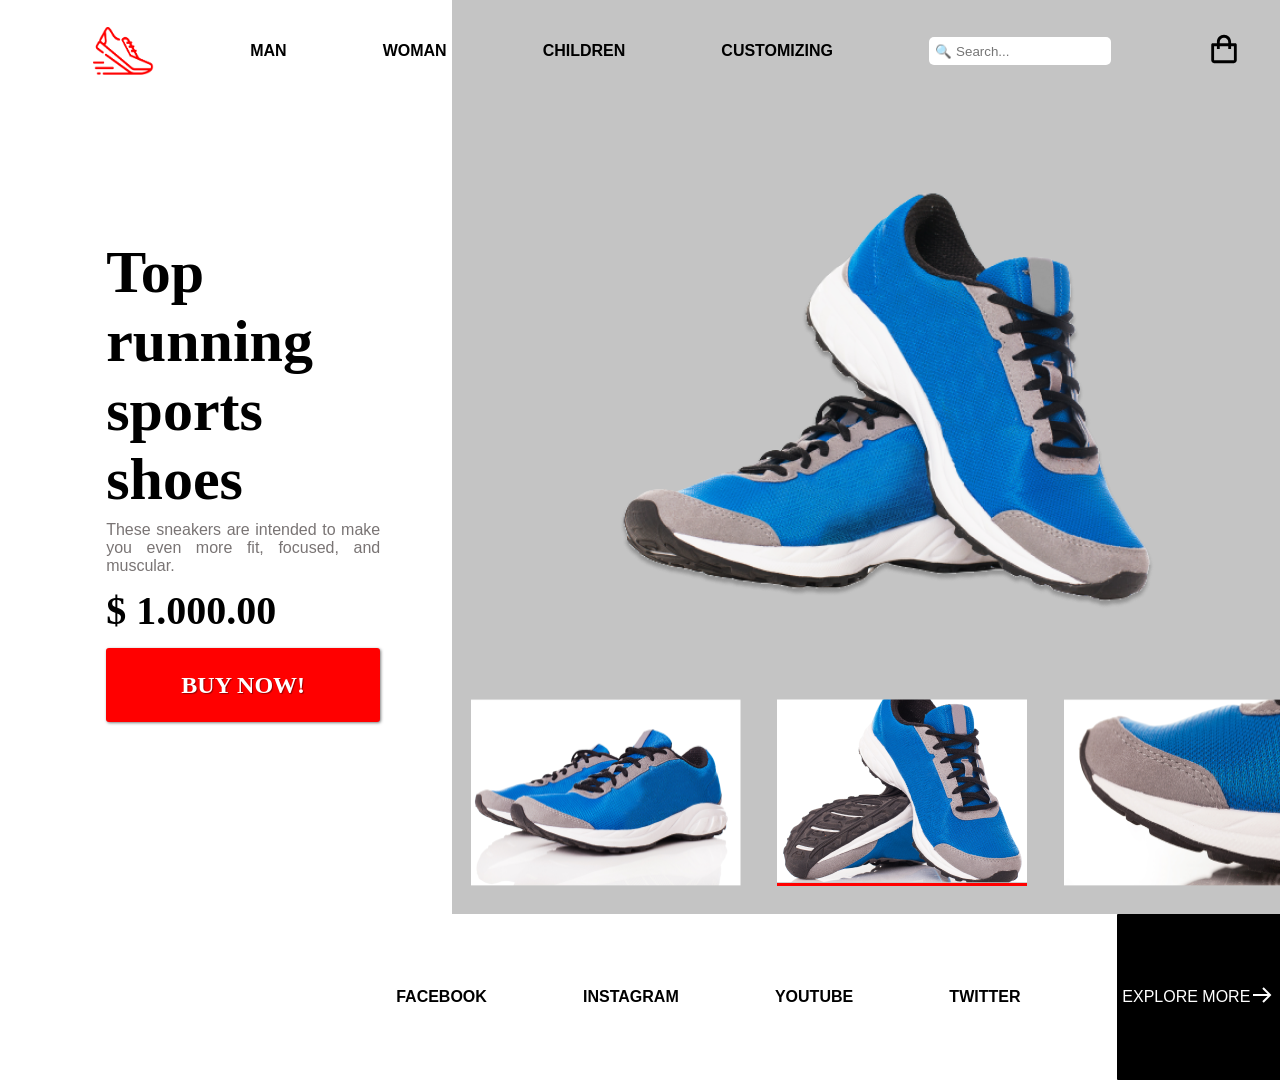
<file: e-comerce-protoype/index.html>
<!DOCTYPE html>
<html lang="pt-br">
<head>
    <meta charset="UTF-8">
    <meta http-equiv="X-UA-Compatible" content="IE=edge">
    <meta name="viewport" content="width=device-width, initial-scale=1.0">
    <title>RocketShoes</title>
    <link rel="stylesheet" href="style.css">
    <link rel="shortcut icon" href="./assets/favicon.ico" type="image/x-icon">
    <!-- <script src="functions.js"></script> -->
</head>
<body>
    <header>
        <img src="./assets/favicon.ico" alt="logo">

        <a href="#" class="link">
            MAN
        </a>
        <a href="#" class="link">
            WOMAN
        </a>
        <a href="#" class="link">
            CHILDREN
        </a>
        <a href="#" class="link">
            CUSTOMIZING
        </a>

        <label for="search">
            <input type="search" name="" id="search" placeholder="🔍 Search...">
            <i class="fa fa-search"></i>
        </label>

        <a href="#" class="link"><img src="./assets/icon-bag.svg" alt=""></a>
    </header>

    <main>
        <picture>
            <section id="mainimg">
                <img src="./assets/tenis-1-ampliado.png" alt="shoeAmp" id="ampShoes">
            </section>
            <section id="rowimg">
                <img src="./assets/tenis-1-galeria.png" alt="shoe1" id="shoes1" onclick="switchImage(event)">
                <img src="./assets/tenis-2-galeria.png" alt="shoe2" id="shoes2" onclick="switchImage(event)">
                <img src="./assets/tenis-3-galeria.png" alt="shoe3" id="shoes3" onclick="switchImage(event)">
            </section>
        </picture>
        <aside>
            <section>
                <h1 id="bordao">
                    Top running sports shoes</h1>
                <p id="description">
                    These sneakers are intended to make you even more fit, focused, and muscular.
                </p>
                <p id="amount">$ 1.000.00</p>
                <button><a href="#">BUY NOW!</a></button>
            </section>
        </aside>
    </main>

    <footer>
        <iframe width="1350" height="480" src="https://www.youtube.com/embed/f3Ta3dNdVS8" title=""Get Back" Rooftop Performance | The Beatles: Get Back | Disney+" frameborder="0" allow="accelerometer; autoplay; clipboard-write; encrypted-media; gyroscope; picture-in-picture" allowfullscreen></iframe>

        <ul>
            <li><a href="#" class="link">
                    FACEBOOK
                </a></li>
            <li><a href="#" class="link">
                    INSTAGRAM
                </a></li>
            <li><a href="#" class="link">
                    YOUTUBE
                </a></li>
            <li><a href="#" class="link">
                    TWITTER
                </a></li>
        </ul>

        <nav>
            <a href="#" class="link" id="explore">EXPLORE MORE </a>
        </nav>
    </footer>
</body>
</html>
</file>
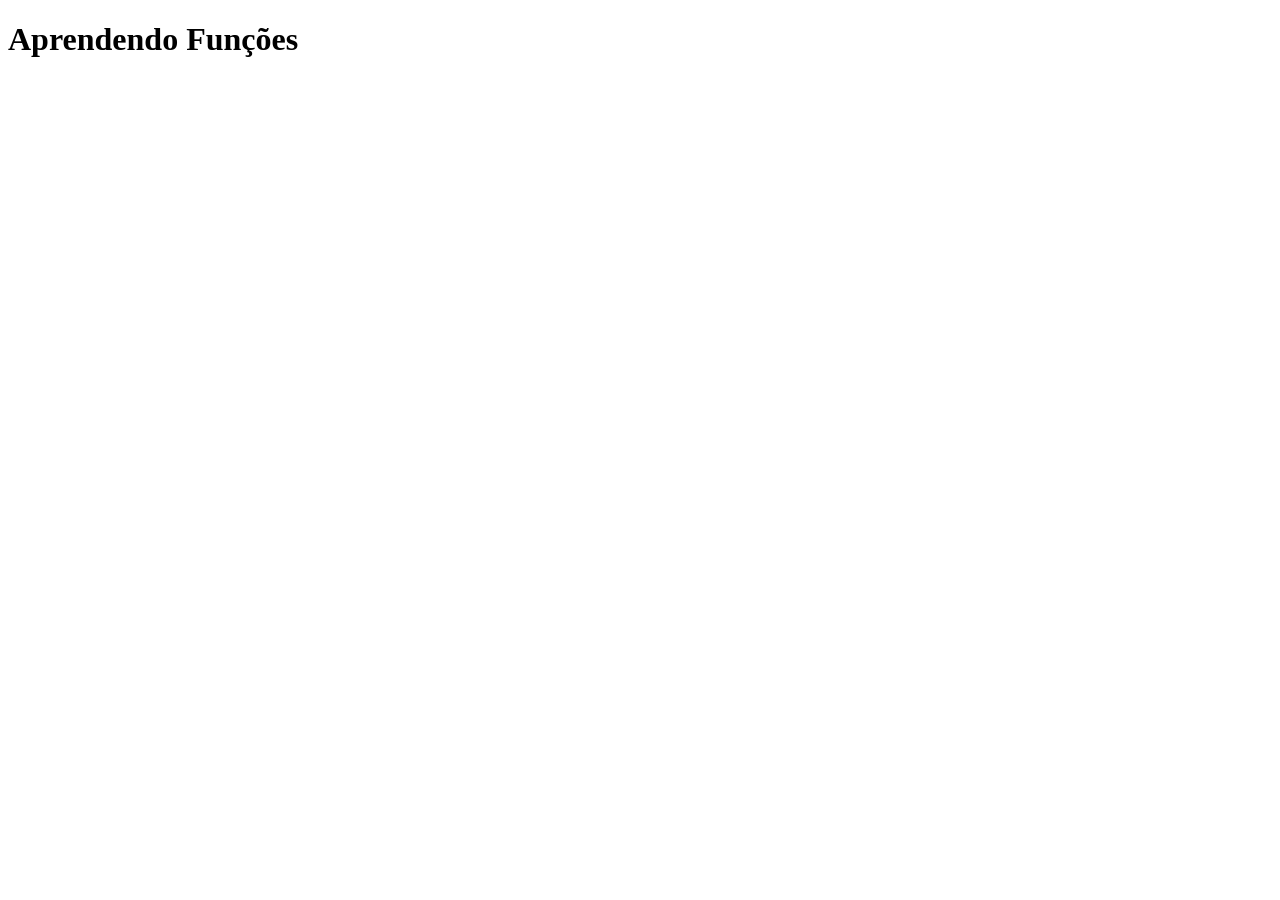
<file: .rocketseat-js-discover/functions/index.html>
<!DOCTYPE html>
<html lang="pt-br">
<head>
    <meta charset="UTF-8">
    <meta http-equiv="X-UA-Compatible" content="IE=edge">
    <meta name="viewport" content="width=device-width, initial-scale=1.0">
    <title>Funções</title>
</head>
<body>
    <script src="../exercises/exe004-searching-arrays.js"></script>
    <h1>Aprendendo Funções</h1>
    <h2 id="teste"></h2>
</body>
</html>
</file>
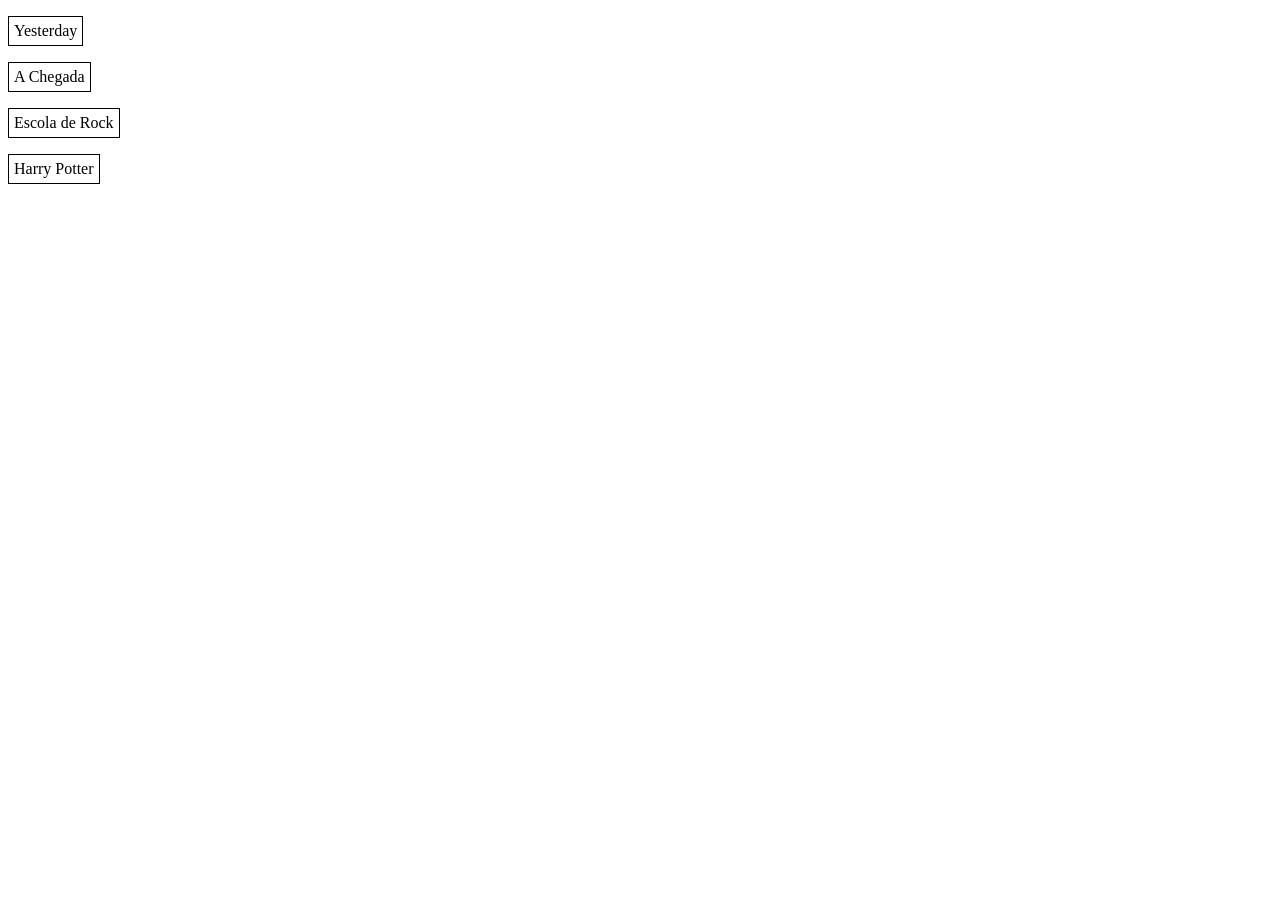
<file: imersao-dev-alura/aluraflix/index.html>
<!DOCTYPE html>
<html lang="pt-br">
<head>
    <meta charset="UTF-8">
    <meta http-equiv="X-UA-Compatible" content="IE=edge">
    <meta name="viewport" content="width=device-width, initial-scale=1.0">
    <title>Aprendendo sobre Listas</title>
    <link rel="stylesheet" href="style.css">
    <script src="aprendendo-sobre-listas-ou-arrays.js"></script>
</head>
<body>
    
</body>
</html>
</file>
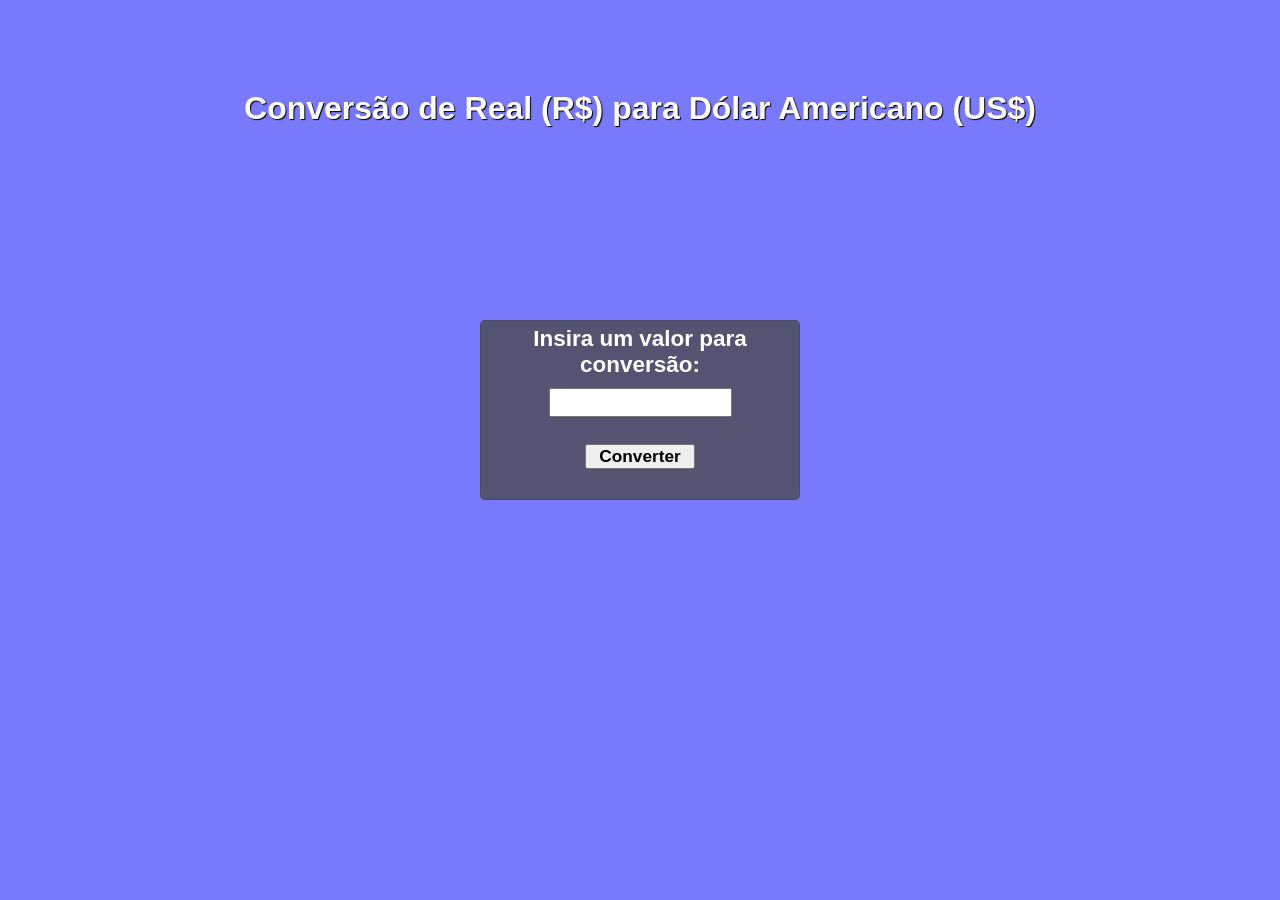
<file: imersao-dev-alura/conversor-real-dolar/index.html>
<!DOCTYPE html>
<html lang="pt-br">
<head>
    <meta charset="UTF-8">
    <meta http-equiv="X-UA-Compatible" content="IE=edge">
    <meta name="viewport" content="width=device-width, initial-scale=1.0">
    <title>Conversor de Moedas</title>
    <link rel="stylesheet" href="style.css">
</head>
<body>
  <h1> Conversão de Real (R$) para Dólar Americano (US$)</h1>
  <form>
      <h3>
        <label for="moeda"> Insira um valor para conversão: 
          <br>
        <input type="number" name="US$" id="valor" size="2">
        </label>
      </h3>
      <p><button type="submit" onclick="Converter()">Converter</button>
      </p>
  </form>
  <h2 id="valorConvertido"></h2>
  <script src="function.js"></script>
</body>
</html>
</file>
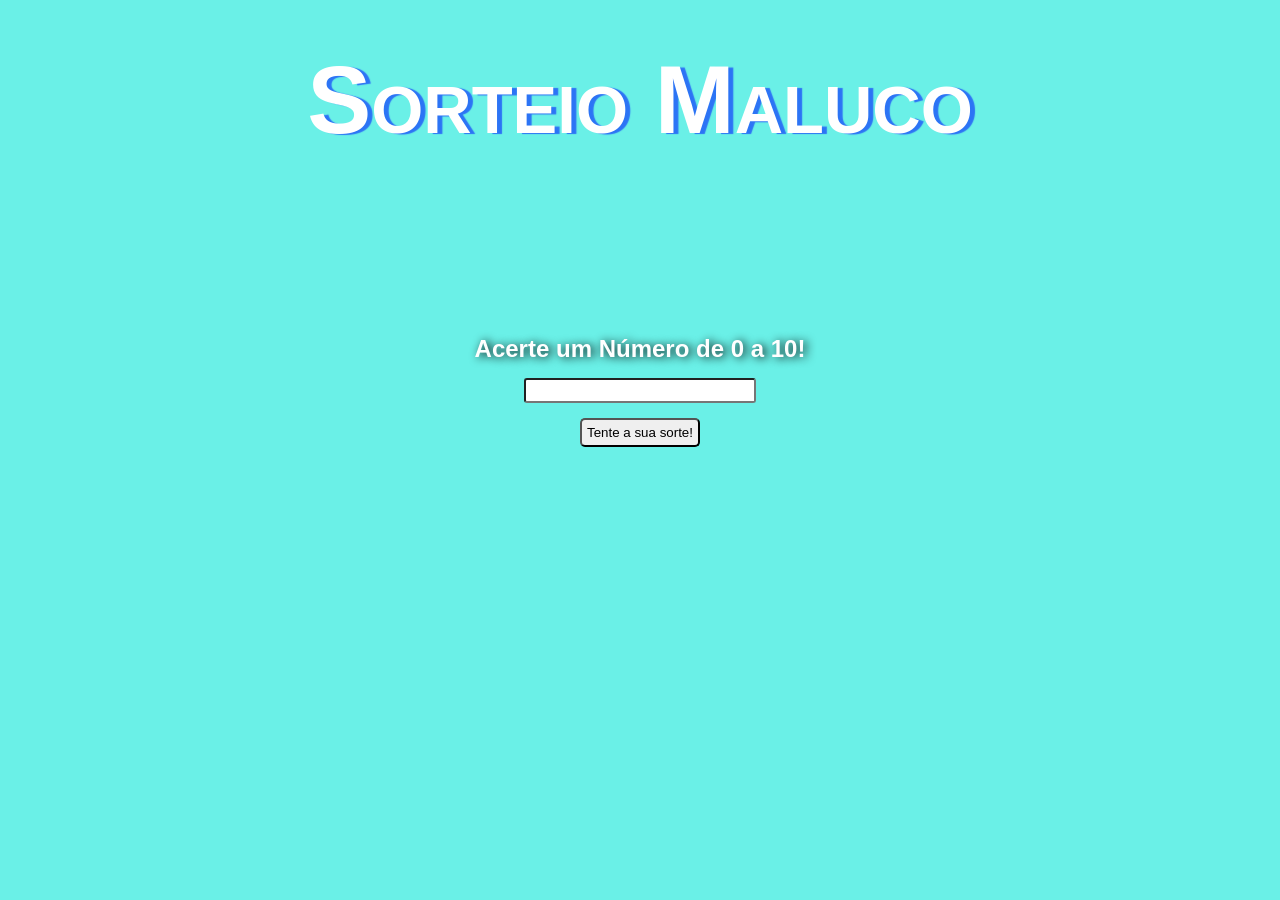
<file: imersao-dev-alura/Sorteio-de-numero/index.html>
<!DOCTYPE html>
<html lang="pt-br">
<head>
    <meta charset="UTF-8">
    <meta http-equiv="X-UA-Compatible" content="IE=edge">
    <meta name="viewport" content="width=device-width, initial-scale=1.0">
    <title>Acerte o Número</title>
    <link rel="stylesheet" href="style.css">
</head>
<body>
    <header>
        <h1>Sorteio Maluco</h1>
    </header>
    <main>
        <form>
            <h2><label for="valor">Acerte um Número de 0 a 10! </h2>
                <input type="number" id="valor"></label> <br>
            <input type="submit" value="Tente a sua sorte!" onclick="Chutar()" id="butao">
        </form>
        <h2 id="msgResultado"></h2>
    </main>
    <script src="sorteio.js"></script>
</body>
</html>
</file>
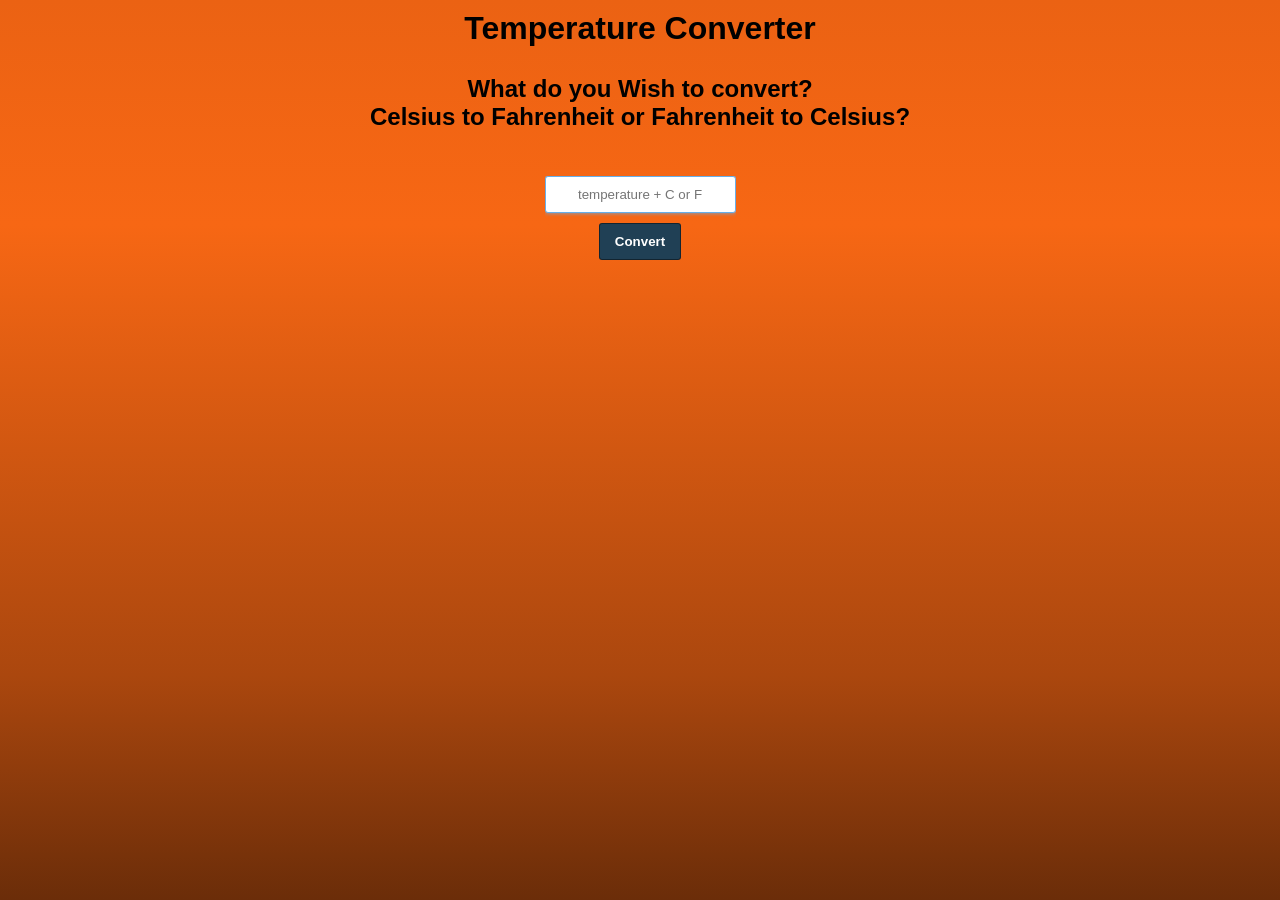
<file: .rocketseat-js-discover/exercises/exe003-temperature-convertion/index.html>
<!DOCTYPE html>
<html lang="pt-br">
<head>
    <meta charset="UTF-8">
    <meta http-equiv="X-UA-Compatible" content="IE=edge">
    <meta name="viewport" content="width=device-width, initial-scale=1.0">
    <title>Conversor de Temperatura</title>
    <link rel="stylesheet" href="style.css">
    <script src="temperature-convertion.js"></script>
</head>
<body>
    <header>
        <h1>Temperature Converter</h1>
        <br>
        <h2>What do you Wish to convert?</h2>
        <h2>Celsius to Fahrenheit or Fahrenheit to Celsius?</h2>
    </header>
    <main>
        <!-- Caixa de input de Celsius para fahrenheit -->
        <section id="">
            <form class="converters" autocomplete="off" onsubmit="Convertion()">
                <label for="temp">
                    <input type="text" name="temp" id="temp" pattern="?[0-9]+ ?[cCfF]$" required placeholder="temperature + C or F" title="Por favor, adicione a temperatura junto com o símbolo dela (C ou F)">
                        <br>
                    <button type="submit" class="submit">Convert</button>
                </label>
                <dialog id="window">
                    <p id="result"></p>
                    <button onclick="btnCloseC()"> OK </button>
                </dialog>
            </form>
        </section>
    </main>


</body>
</html>
</file>
<file: e-comerce-protoype/style.css>
@charset "UTF-8";

/* colors */
:root {
    --button: #FF0000;
    --main-background:  #C4C4C4;
    --background: #E5E5E5;
    --text: #000;
    --footer: #000;
    --text-description: #797474;
}

/* Roboto Font */
@import url('https://fonts.googleapis.com/css2?family=Roboto:wght@300;400;500&display=swap'); 

*{
    margin: 0;
    padding: 0;
    
}

body{
    display: flex;
    flex-flow: column;
    font: var(--text);
    overflow-x: hidden;
    font-family: 'Roboto', sans-serif;
    height: max-content;
    width: 100vw;
}

header {
    position: fixed;
    top: 3%;
    left: 7.3%;
    height: 3rem;
    background: transparent;
    color: var(--text);
    
    display: flex;
    flex: 1;
    flex-flow: row;
    align-items: center;
    gap: 6rem;
    justify-content: center;

}
    header > img[alt="logo"]{
        height: 3rem;
        width: 3.8rem;
    }
    header label > input {
        padding: .4rem;
        border-radius: 5px;
        border-style: none;
    }
    header a{
        text-decoration: none;
        color: var(--text);
        font-weight: bold;
    }

main {
    
    display: flex;
    flex-flow: row;
    flex: 3;
}
    aside {
        color: var(--text);
        display: flex;
        flex:37%;
        flex-flow: column;
        justify-content: space-around;
        text-align: left;
    }
    aside section {
        display: flex;
        flex-flow: column;
        padding: 2.875rem 4.5rem 0 6.6375rem;
        gap:.4rem;
            

        }
        #bordao{
            font: normal normal bold 3.75rem 'Roboto';
        }
        #description{
            font: 1rem ;
            color: var(--text-description);
            text-align: justify;
        }
        #amount {
            font: normal normal bold 2.5rem/1.5 'roboto';
        }
        button {
            background: var(--button);
            width: 17.125rem;
            height: 4.625rem;
            border-radius: 3px;
            box-shadow: 1px 1px 3px rgba(0, 0, 0, 0.5);
            border-style: none;
        }
            button > a {
                text-decoration: none;
                text-shadow: 1px 1px 1px rgba(0, 0, 0, 0.397);
                color: white;
                font: normal normal bold 1.5rem/1.5 'roboto';
            }
            button:hover{
                background-color: #0400ff;
            }
          
    picture {
        background: var(--main-background);

        display: flex;
        flex:63%;
        flex-flow: column;
        order: 2;
        width: fit-content;
        height: 57.125rem;
        width: 56.25rem;
    }
    #mainimg {
        padding: 10.9375rem 9.5625rem 0 9.1875rem;

    }
    #rowimg {
        display: flex;
        justify-content: space-around;
    }
    #shoes2{
        border-bottom: #FF0000;
        border-bottom-style: inset;
    }


footer {
    
    display: flex;
    flex: 2;
    flex-direction: row;
    width: 100%;



    
}
    footer iframe {
        flex: 1 ;
        height: 10.395625rem;
    }
    ul{
        display: flex;
        background: transparent;
        list-style: none;
        align-items: center;
        justify-content: space-evenly;
        
        display: flex;
        flex-flow: row;
        flex: 5;
    }
        ul>li>a.link{
            color: var(--text);
            text-decoration: none;
            font-weight: bold;

        }
    footer nav{
        display: flex;
        flex-direction: row;
        background: var(--footer);
        flex: 1;
        justify-content: center;
        border-radius: 1px 0 0 1px;
    }
    footer nav:hover{
        background: #FF0000;
    }
        footer > nav > #explore{
            display: flex;
            align-items: center;
            text-decoration: none;
            text-align: center;
            color: white;
            }
            footer > nav > #explore::after{
                content: url(assets/icon-arrow.svg);
            }
</file>
<file: imersao-dev-alura/aluraflix/style.css>
@charset "UTF-8";

p{
    border: 1px solid black;
    max-width: fit-content;
    padding: 5px;
}
</file>
<file: imersao-dev-alura/conversor-real-dolar/style.css>
@charset "utf-8";

*{
    margin: 0px;
    padding: 0px;
    font-family: 'Lucida Sans', 'Lucida Sans Regular', 'Lucida Grande', 'Lucida Sans Unicode', Geneva, Verdana, sans-serif
}
h1{
    color: white;
    text-shadow: 1px 1px 1px black;
    height: 50px;
    margin: 10vh auto 3vh auto;
    text-align: center;
}
body{
    background: rgb(121, 121, 252) url('https://imagens.ebc.com.br/8xKcHf5qMWbHZr32dD1CGcvbOZk=/1170x700/smart/https://agenciabrasil.ebc.com.br/sites/default/files/thumbnails/image/2020-09-25t121331z_1_lynxnpeg8o13a_rtroptp_4_dolar-abre.jpg?itok=plKfd8bG') center center no-repeat fixed;
    background-size: cover;
}
form{
    box-sizing: border-box;
    margin: 20vh auto auto auto;
    
    border: 1px solid rgba(0, 0, 0, 0.144);
    border-radius: 5px;
    background-color: rgba(75, 75, 75, 0.779);
    height: 180px;
    width: 320px;
    padding: 5px 0px 15px 0px;
    
    text-align: center;
    color: white;
    font-weight: bold;
    font-size: 1.2em;
    }
    h3{
        text-shadow:1px 1px 1px 0.671 black;
    }
    input{
        margin-top: 10px;
        padding:5px;
    }
    button{
        position: relative;
        margin-top: 3vh;
        width: 110px;
        font-weight: bold;
        font-size: 0.9em;
    }
    h2{
        box-sizing: border-box;
        margin:10px auto auto auto;
        height: calc(0% + 5px);
        width: calc(0% + 320px);
        color: white;
        text-align: center;
        border-radius: 5px;
        background-color: rgba(75, 75, 75, 0.779);
        text-shadow: 1px 1px 1px black;
    }
</file>
<file: imersao-dev-alura/Sorteio-de-numero/style.css>
@charset "utf-8";

*{
    box-sizing: border-box;
    margin: 0px;
    padding: 0px;
    font-family: 'Lucida Sans', 'Lucida Sans Regular', 'Lucida Grande', 'Lucida Sans Unicode', Geneva, Verdana, sans-serif;
}
body{
    background: #6AF0E7 url('https://engenharia360.com/wp-content/uploads/2022/05/National-Geographic-e1652302235606.jpg') no-repeat center center fixed;
    background-size: cover;
}
header{
    padding: 5vh;
    color: white;
    text-align: center;
    font-size: 3em;
    text-shadow: 5px 1px 1px #001aff94;
    font-variant: small-caps;
}
label{
    font-weight: bold;
    padding-bottom: 10px;
    
}
form{
    width: fit-content;
    margin: auto;
    padding-top: 15vh;
    padding-bottom: 3vh;
    color: white;
    text-align: center;
    text-shadow: 3px 1px 10px #000000fa;
}
input#valor{
    width: 70%;
    margin: 15px;
    padding: 3px;
    border-radius: 3px;
    font-weight: bold;
}
#butao{
    padding: 5px;
    font-weight: 500;
    border-radius: 5px;
}
#msgResultado{
    background-color: rgba(211, 211, 211, 0.212);
    margin:auto;
    width: fit-content;
    color: white;
    text-align: center;
    text-shadow: 2px 1px 1px #000000a9;
}
</file>
<file: .rocketseat-js-discover/exercises/exe003-temperature-convertion/style.css>
@charset "UTF-8";

*{
    margin: 0;
    padding: 0;
    box-sizing: border-box;
    font-family: Verdana, Geneva, Tahoma, sans-serif;
    text-align: center;
    color: black;
    overflow-x: hidden;
    
}
body{
    background:linear-gradient(to bottom,#EB6213, #F76714, #D15711, #AB470E, #6B2D09);
    width: 100vw;
    height: 100vh;
}
.converters{
    display: inline-flex;
    margin: 5vh 7vw;
}
h1{
    margin: 10px;
}
input{
    border-radius: 3px;
    padding: 10px 10px;
    border: 1px solid  #67afe9;
    box-shadow: 0px 0px 4px #67afe9;

}

button{
    background-color: #204055;
    margin-top: 10px;
    padding: 10px 15px;
    font-weight: bold;
    border: 1px solid rgba(0, 0, 0, 0.438);
    border-radius: 3px;
    color: white;
    
}
dialog{
    background-color: white;
    border: 1px solid rgba(0, 0, 0, 0.527);
    border-radius: 5px;
    text-align: center;
    padding:10px;
    position: absolute;
    left: 50%;
    top: 50%;
    transform: translate(-50%, -50%);

}
</file>
